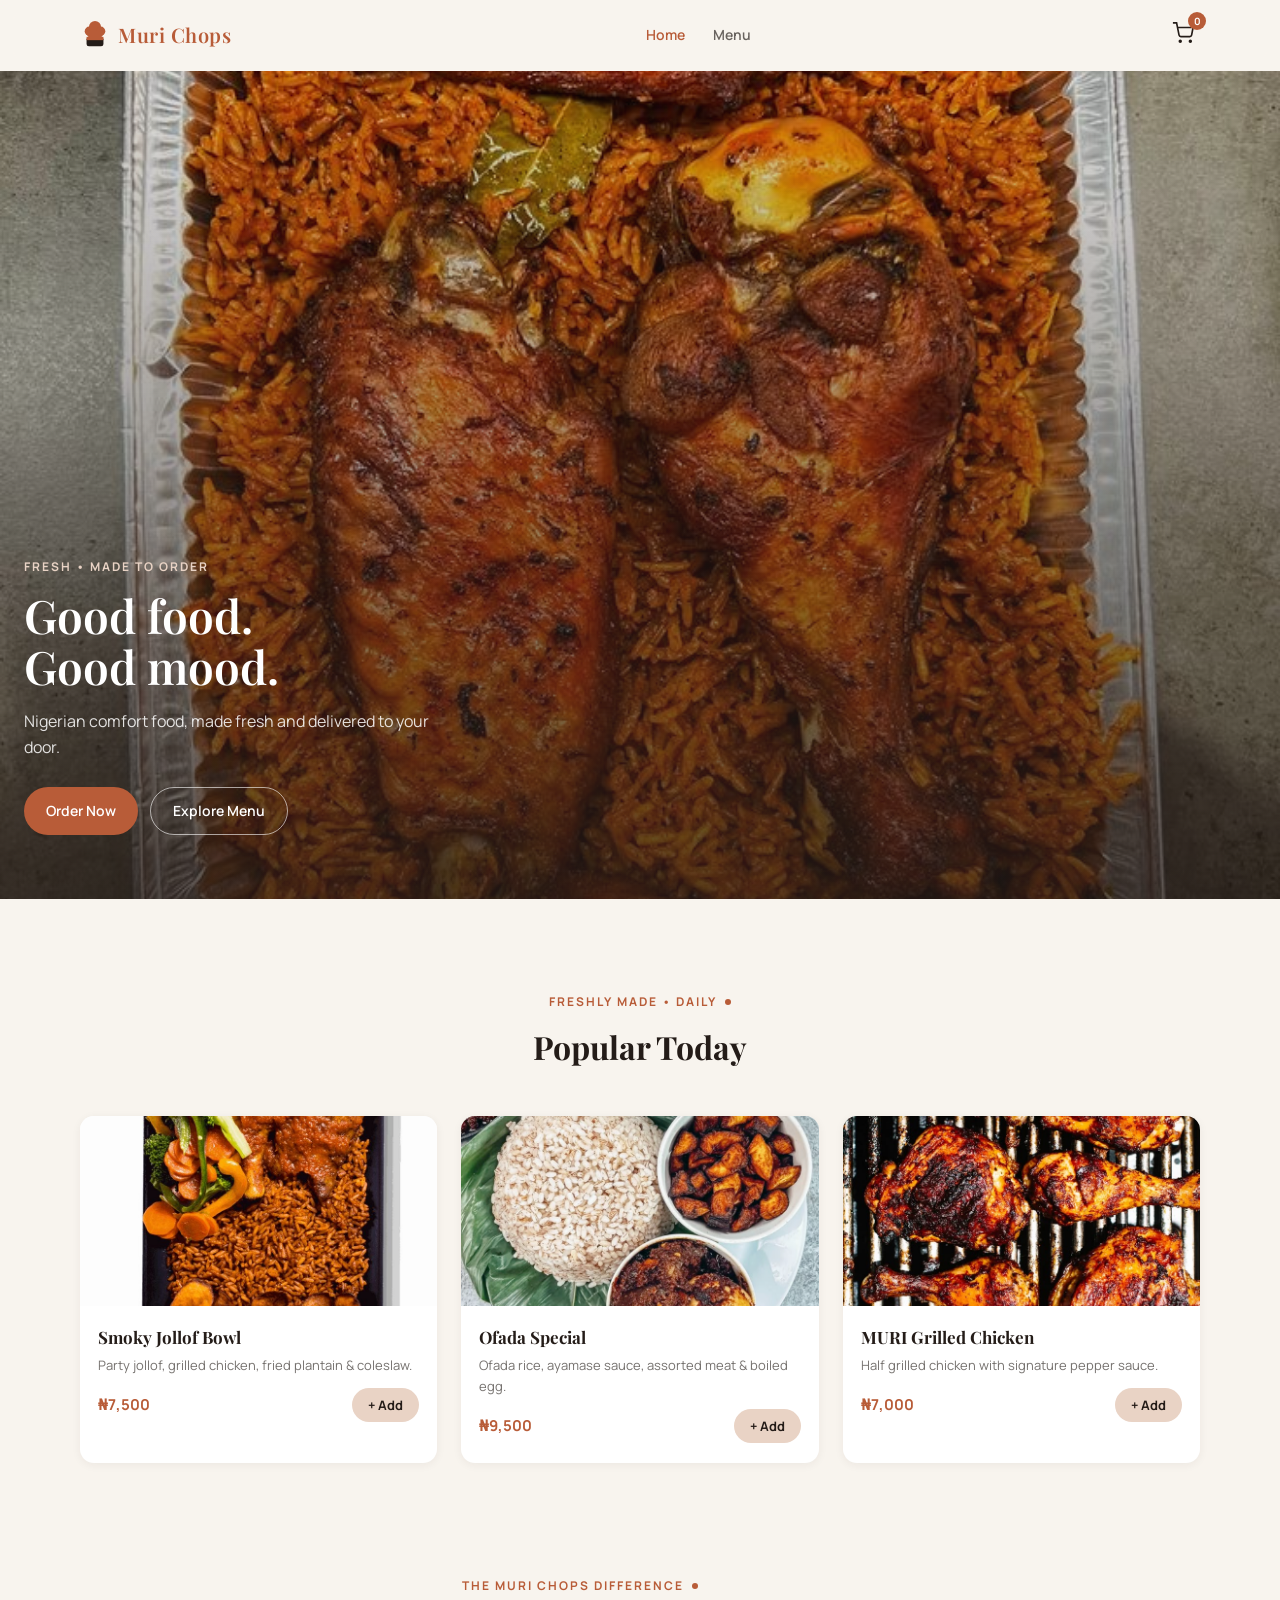
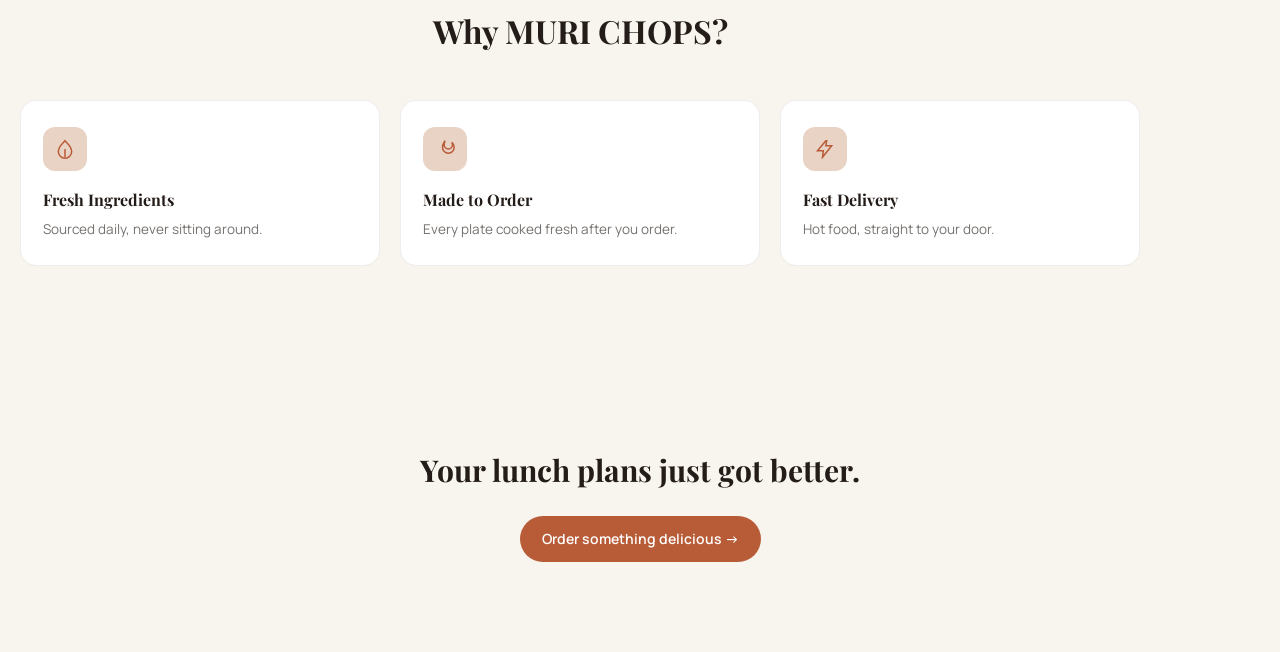
<file: index.html>
<!-- index.html -->
<!DOCTYPE html>
<html lang="en">
<head>
<meta charset="UTF-8">
<meta name="viewport" content="width=device-width, initial-scale=1.0">
<title>MURI CHOPS — Unlimited Flavors</title>
<link rel="preconnect" href="https://fonts.googleapis.com">
<link href="https://fonts.googleapis.com/css2?family=Playfair+Display:wght@500;600;700&family=Manrope:wght@400;500;600;700&display=swap" rel="stylesheet">
<link rel="stylesheet" href="css/style.css">
</head>
<body>

  <!-- Sticky Navbar -->
  <header class="navbar" id="navbar">
    <div class="nav-container">
      <a href="index.html" class="logo">
  <svg class="logo-icon" width="30" height="30" viewBox="0 0 64 64" fill="none" xmlns="http://www.w3.org/2000/svg">
    <circle cx="20" cy="24" r="10" fill="#B85C38"/>
    <circle cx="32" cy="15" r="13" fill="#B85C38"/>
    <circle cx="44" cy="24" r="10" fill="#B85C38"/>
    <rect x="16" y="22" width="32" height="14" rx="3" fill="#B85C38"/>
    <rect x="14" y="36" width="36" height="20" rx="5" fill="#241C18"/>
    <rect x="14" y="36" width="36" height="7" fill="#B85C38"/>
  </svg>
  <span class="logo-text">Muri <em>Chops</em></span>
</a>


      <nav class="nav-links">
        <a href="index.html" class="active">Home</a>
        <a href="menu.html">Menu</a>
      </nav>

      <button class="cart-btn" id="cartBtn" aria-label="Open cart">
        <svg width="22" height="22" viewBox="0 0 24 24" fill="none" stroke="currentColor" stroke-width="1.8">
          <circle cx="9" cy="21" r="1"></circle>
          <circle cx="20" cy="21" r="1"></circle>
          <path d="M1 1h4l2.7 13.4a2 2 0 0 0 2 1.6h9.7a2 2 0 0 0 2-1.6L23 6H6"></path>
        </svg>
        <span class="cart-count" id="cartCount">0</span>
      </button>
    </div>
  </header>

  <!-- Hero -->
  <section class="hero">
    <div class="hero-media">
      <img src="images/hero-jollof.jpg" alt="Smoky jollof and grilled chicken" class="hero-img" id="heroImg">
      <div class="hero-overlay"></div>
    </div>

    <div class="hero-content">
      <p class="eyebrow reveal-up" data-delay="0">FRESH • MADE TO ORDER</p>
      <h1 class="hero-title">
        <span class="line reveal-up" data-delay="100">Good food.</span>
        <span class="line reveal-up" data-delay="220">Good mood.</span>
      </h1>
      <p class="hero-desc reveal-up" data-delay="360">
        Nigerian comfort food, made fresh and delivered to your door.
      </p>
      <div class="hero-actions reveal-up" data-delay="480">
        <a href="menu.html" class="btn btn-primary">Order Now</a>
        <a href="menu.html" class="btn btn-ghost">Explore Menu</a>
      </div>
    </div>
  </section>

  <!-- Popular Today -->
  <section class="section" id="popular">
    <div class="section-head reveal-up">
      <p class="eyebrow">FRESHLY MADE • DAILY <span class="dot"></span></p>
      <h2>Popular Today</h2>
    </div>

    <div class="card-grid" id="popularGrid">
      <!-- populated by script.js from products.js -->
    </div>
  </section>

  <!-- Why MURI CHOPS -->
  <section class="section why-section">
  <div class="section-head reveal-up">
    <p class="eyebrow">THE MURI CHOPS DIFFERENCE <span class="dot"></span></p>
    <h2>Why MURI CHOPS?</h2>
  </div>
  <div class="why-grid">
    <div class="why-card reveal-up" data-delay="0">
      <div class="why-icon">
        <svg width="20" height="20" viewBox="0 0 24 24" fill="none" stroke="currentColor" stroke-width="1.8">
          <path d="M12 2c-3 4-8 7-8 13a8 8 0 0 0 16 0c0-6-5-9-8-13z"></path>
          <path d="M12 22V12"></path>
        </svg>
      </div>
      <h3>Fresh Ingredients</h3>
      <p>Sourced daily, never sitting around.</p>
    </div>
    <div class="why-card reveal-up" data-delay="100">
      <div class="why-icon">
        <svg width="20" height="20" viewBox="0 0 24 24" fill="none" stroke="currentColor" stroke-width="1.8">
          <path d="M12 2s-1 3-1 5a5 5 0 0 0 10 0c0-1-.3-2-.8-3 1.3 1 2.8 3 2.8 6a7 7 0 0 1-14 0c0-4 2-6 3-8z"></path>
        </svg>
      </div>
      <h3>Made to Order</h3>
      <p>Every plate cooked fresh after you order.</p>
    </div>
    <div class="why-card reveal-up" data-delay="200">
      <div class="why-icon">
        <svg width="20" height="20" viewBox="0 0 24 24" fill="none" stroke="currentColor" stroke-width="1.8">
          <path d="M13 2 3 14h7l-1 8 11-14h-7l1-6z"></path>
        </svg>
      </div>
      <h3>Fast Delivery</h3>
      <p>Hot food, straight to your door.</p>
    </div>
  </div>
</section>


  <!-- Promo -->
  <section class="promo reveal-up">
    <h2>Your lunch plans just got better.</h2>
    <a href="menu.html" class="btn btn-primary">Order something delicious →</a>
  </section>

  <!-- Cart Drawer -->
  <div class="cart-overlay" id="cartOverlay"></div>
  <aside class="cart-drawer" id="cartDrawer">
    <div class="cart-header">
      <h3>Your Order</h3>
      <button id="closeCart" aria-label="Close cart">✕</button>
    </div>
    <div class="cart-items" id="cartItems">
      <!-- populated by script.js -->
    </div>
    <div class="cart-footer" id="cartFooter">
      <!-- populated by script.js -->
    </div>
  </aside>

  <div class="toast" id="toast"></div>

  <script src="js/products.js"></script>
  <script src="js/script.js"></script>
</body>
</html>
</file>
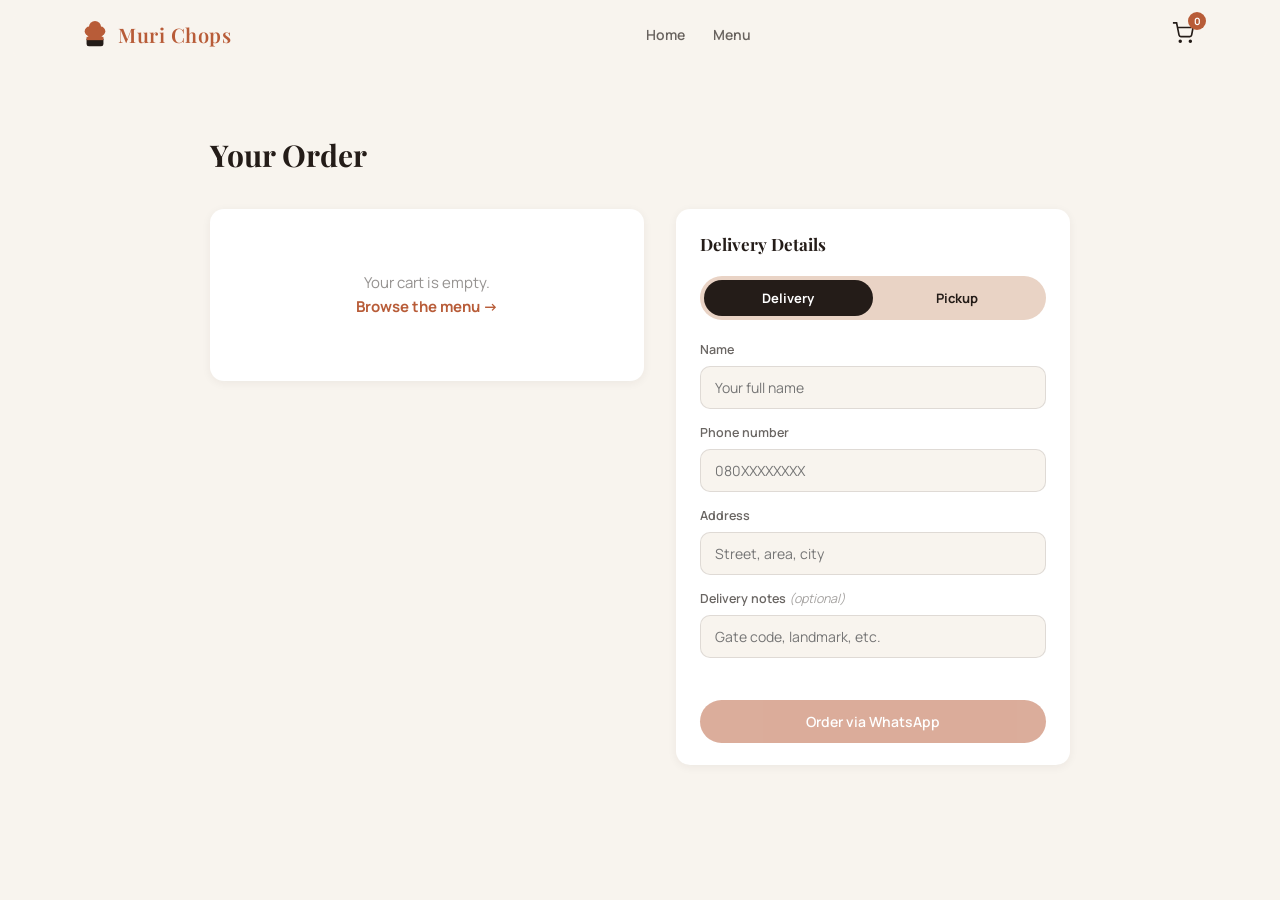
<file: cart.html>
<!-- cart.html -->
<!DOCTYPE html>
<html lang="en">
<head>
<meta charset="UTF-8">
<meta name="viewport" content="width=device-width, initial-scale=1.0">
<title>Your Order — MURI CHOPS</title>
<link rel="preconnect" href="https://fonts.googleapis.com">
<link href="https://fonts.googleapis.com/css2?family=Playfair+Display:wght@500;600;700&family=Manrope:wght@400;500;600;700&display=swap" rel="stylesheet">
<link rel="stylesheet" href="css/style.css">
</head>
<body>

  <header class="navbar" id="navbar">
    <div class="nav-container">
      <a href="index.html" class="logo">
  <svg class="logo-icon" width="30" height="30" viewBox="0 0 64 64" fill="none" xmlns="http://www.w3.org/2000/svg">
    <circle cx="20" cy="24" r="10" fill="#B85C38" />
    <circle cx="32" cy="15" r="13" fill="#B85C38" />
    <circle cx="44" cy="24" r="10" fill="#B85C38" />
    <rect x="16" y="22" width="32" height="14" rx="3" fill="#B85C38" />
    <rect x="14" y="36" width="36" height="20" rx="5" fill="#241C18" />
    <rect x="14" y="36" width="36" height="7" fill="#B85C38" />
  </svg>
  <span class="logo-text">Muri <em>Chops</em></span>
</a>
      <nav class="nav-links">
        <a href="index.html">Home</a>
        <a href="menu.html">Menu</a>
      </nav>
      <button class="cart-btn" id="cartBtn" aria-label="Open cart">
        <svg width="22" height="22" viewBox="0 0 24 24" fill="none" stroke="currentColor" stroke-width="1.8">
          <circle cx="9" cy="21" r="1"></circle>
          <circle cx="20" cy="21" r="1"></circle>
          <path d="M1 1h4l2.7 13.4a2 2 0 0 0 2 1.6h9.7a2 2 0 0 0 2-1.6L23 6H6"></path>
        </svg>
        <span class="cart-count" id="cartCount">0</span>
      </button>
    </div>
  </header>

  <section class="checkout-page">
    <h1 class="reveal-up in-view">Your Order</h1>

    <div class="checkout-layout">
      <!-- Order summary -->
      <div class="order-summary" id="orderSummary">
        <!-- populated by cart.js -->
      </div>

      <!-- Delivery details -->
      <div class="delivery-form">
        <h3>Delivery Details</h3>

        <div class="toggle-group" id="fulfillmentToggle">
          <button class="toggle-btn active" data-mode="delivery">Delivery</button>
          <button class="toggle-btn" data-mode="pickup">Pickup</button>
        </div>

        <div id="deliveryFields">
          <label class="field">
            <span>Name</span>
            <input type="text" id="custName" placeholder="Your full name">
          </label>
          <label class="field">
            <span>Phone number</span>
            <input type="tel" id="custPhone" placeholder="080XXXXXXXX">
          </label>
          <label class="field" id="addressField">
            <span>Address</span>
            <input type="text" id="custAddress" placeholder="Street, area, city">
          </label>
          <label class="field">
            <span>Delivery notes <em>(optional)</em></span>
            <input type="text" id="custNotes" placeholder="Gate code, landmark, etc.">
          </label>
        </div>

        <p class="form-error" id="formError"></p>

        <button class="btn btn-primary checkout-btn" id="whatsappCheckoutBtn" style="width:100%;justify-content:center;">
          Order via WhatsApp
        </button>
      </div>
    </div>
  </section>

  <div class="cart-overlay" id="cartOverlay"></div>
  <aside class="cart-drawer" id="cartDrawer">
    <div class="cart-header">
      <h3>Your Order</h3>
      <button id="closeCart" aria-label="Close cart">✕</button>
    </div>
    <div class="cart-items" id="cartItems"></div>
    <div class="cart-footer" id="cartFooter"></div>
  </aside>

  <div class="toast" id="toast"></div>

  <script src="js/products.js"></script>
  <script src="js/script.js"></script>
  <script src="js/cart.js"></script>
</body>
</html>
</file>
<file: css/style.css>
/* style.css */
:root {
  --bg: #F8F4EE;
  --dark: #241C18;
  --accent: #B85C38;
  --soft: #E9D3C5;
  --text: #2B2521;
  --white: #FFFFFF;
  --radius: 14px;
  --ease: cubic-bezier(.25,.8,.25,1);
}

* { margin: 0; padding: 0; box-sizing: border-box; }

body {
  background: var(--bg);
  color: var(--text);
  font-family: 'Manrope', sans-serif;
  font-size: 15px;
  line-height: 1.6;
  -webkit-font-smoothing: antialiased;
}

h1, h2, h3 { font-family: 'Playfair Display', serif; color: var(--dark); }

a { text-decoration: none; color: inherit; }
button { font-family: inherit; border: none; background: none; cursor: pointer; }
img { display: block; max-width: 100%; }

.btn {
  display: inline-flex;
  align-items: center;
  gap: 6px;
  padding: 12px 22px;
  border-radius: 999px;
  font-weight: 600;
  font-size: 14px;
  transition: transform .25s var(--ease), background .25s var(--ease), box-shadow .25s var(--ease);
}
.btn:active { transform: scale(.97); }
.btn-primary { background: var(--accent); color: var(--white); }
.btn-primary:hover { box-shadow: 0 6px 18px rgba(184,92,56,.35); transform: translateY(-2px); }
.btn-ghost { background: transparent; color: var(--dark); border: 1.5px solid var(--dark); }
.btn-ghost:hover { background: var(--dark); color: var(--white); }

/* Navbar */
.navbar {
  position: sticky; top: 0; z-index: 100;
  background: rgba(248,244,238,.85);
  backdrop-filter: blur(10px);
  border-bottom: 1px solid transparent;
  transition: border-color .3s var(--ease), box-shadow .3s var(--ease);
}
.navbar.scrolled { border-color: rgba(43,37,33,.08); box-shadow: 0 2px 12px rgba(0,0,0,.04); }
.nav-container {
  max-width: 1160px; margin: 0 auto;
  display: flex; align-items: center; justify-content: space-between;
  padding: 16px 20px;
}
.logo { font-family: 'Playfair Display', serif; font-size: 20px; font-weight: 600; color: var(--dark); letter-spacing: .5px; }
.logo span { color: var(--accent); }
.nav-links { display: flex; gap: 28px; font-size: 14px; font-weight: 600; }
.nav-links a { opacity: .7; transition: opacity .2s; }
.nav-links a.active, .nav-links a:hover { opacity: 1; color: var(--accent); }
.cart-btn { position: relative; color: var(--dark); padding: 6px; }
.cart-count {
  position: absolute; top: -4px; right: -6px;
  background: var(--accent); color: var(--white);
  font-size: 10px; font-weight: 700;
  width: 18px; height: 18px; border-radius: 50%;
  display: flex; align-items: center; justify-content: center;
  transition: transform .3s var(--ease);
}
.cart-count.pop { animation: pop .35s var(--ease); }
@keyframes pop { 0%{transform:scale(1)} 50%{transform:scale(1.35)} 100%{transform:scale(1)} }

/* Hero */
.hero {
  position: relative;
  height: 92vh; min-height: 560px;
  display: flex; align-items: flex-end;
  overflow: hidden;
}
.hero-media { position: absolute; inset: 0; }
.hero-img {
  width: 100%; height: 100%; object-fit: cover;
  transform: scale(1.04);
  animation: heroZoomOut 1.1s var(--ease) forwards;
}
@keyframes heroZoomOut { to { transform: scale(1); } }
.hero-overlay {
  position: absolute; inset: 0;
  background: linear-gradient(180deg, rgba(36,28,24,.15) 0%, rgba(36,28,24,.75) 100%);
  opacity: 0;
  animation: fadeIn .9s var(--ease) forwards;
  animation-delay: .1s;
}
@keyframes fadeIn { to { opacity: 1; } }

.hero-content { position: relative; z-index: 2; padding: 0 24px 64px; max-width: 640px; }
.hero-content .eyebrow { color: var(--soft); font-size: 12px; font-weight: 700; letter-spacing: 2px; margin-bottom: 14px; }
.hero-title { color: var(--white); font-size: 46px; line-height: 1.1; font-weight: 600; overflow: hidden; }
.hero-title .line { display: block; overflow: hidden; }
.hero-desc { color: rgba(255,255,255,.85); font-size: 16px; margin: 18px 0 26px; max-width: 420px; }
.hero-actions { display: flex; gap: 12px; flex-wrap: wrap; }
.hero-actions .btn-ghost { border-color: rgba(255,255,255,.6); color: var(--white); }
.hero-actions .btn-ghost:hover { background: var(--white); color: var(--dark); }

/* Reveal animation (JS toggles .in-view) */
.reveal-up { opacity: 0; transform: translateY(30px); transition: opacity .7s var(--ease), transform .7s var(--ease); }
.reveal-up.in-view { opacity: 1; transform: translateY(0); }
.hero-title .line { opacity: 0; transform: translateY(100%); }
.hero-title .line.in-view { animation: slideUp .7s var(--ease) forwards; }
@keyframes slideUp { to { opacity: 1; transform: translateY(0); } }

/* Sections */
.section { max-width: 1160px; margin: 0 auto; padding: 90px 20px; }
.section-head { text-align: center; margin-bottom: 44px; }
.eyebrow { font-size: 12px; font-weight: 700; letter-spacing: 2px; color: var(--accent); display: inline-flex; align-items: center; gap: 8px; }
.dot { width: 6px; height: 6px; border-radius: 50%; background: var(--accent); animation: pulse 1.8s ease-in-out infinite; }
@keyframes pulse { 0%,100%{opacity:1} 50%{opacity:.3} }
.section-head h2 { font-size: 32px; margin-top: 8px; }

/* Cards */
.card-grid { display: grid; grid-template-columns: repeat(3, 1fr); gap: 24px; }
.food-card {
  background: var(--white);
  border-radius: var(--radius);
  overflow: hidden;
  box-shadow: 0 2px 10px rgba(43,37,33,.06);
  transition: transform .35s var(--ease), box-shadow .35s var(--ease);
  opacity: 0; transform: translateY(24px);
}
.food-card.in-view { opacity: 1; transform: translateY(0); }
.food-card:hover { transform: translateY(-6px); box-shadow: 0 16px 30px rgba(43,37,33,.12); }
.food-card-img { height: 190px; overflow: hidden; }
.food-card-img img { width: 100%; height: 100%; object-fit: cover; transition: transform .5s var(--ease); }
.food-card:hover .food-card-img img { transform: scale(1.06); }
.food-card-body { padding: 18px 18px 20px; }
.food-card-body h3 { font-size: 17px; margin-bottom: 4px; }
.food-card-body .desc { font-size: 13px; color: rgba(43,37,33,.65); margin-bottom: 12px; }
.food-card-footer { display: flex; align-items: center; justify-content: space-between; }
.price { font-weight: 700; color: var(--accent); font-size: 15px; }
.add-btn {
  background: var(--soft); color: var(--dark);
  padding: 8px 16px; border-radius: 999px; font-weight: 700; font-size: 13px;
  transition: background .25s, transform .25s var(--ease), color .25s;
}
.add-btn:hover { background: var(--accent); color: var(--white); }
.add-btn.added { background: var(--dark); color: var(--white); }
.add-btn:active { transform: scale(.95); }

/* Why section */
.why-section { background: var(--soft); border-radius: 28px; margin: 0 20px; max-width: 1120px; }
.why-grid { display: grid; grid-template-columns: repeat(3,1fr); gap: 30px; }
.why-item { opacity: 0; transform: translateY(24px); transition: opacity .6s var(--ease), transform .6s var(--ease); }
.why-item.in-view { opacity: 1; transform: translateY(0); }
.why-num { font-family: 'Playfair Display', serif; font-size: 30px; color: var(--accent); }
.why-item h3 { font-size: 18px; margin: 8px 0 6px; }
.why-item p { font-size: 13.5px; color: rgba(43,37,33,.7); }

/* Promo */
.promo {
  text-align: center; padding: 90px 20px;
  transition: opacity .7s var(--ease), transform .7s var(--ease);
  opacity: 0; transform: translateY(24px);
}
.promo.in-view { opacity: 1; transform: translateY(0); }
.promo h2 { font-size: 30px; margin-bottom: 22px; }

/* Cart Drawer */
.cart-overlay {
  position: fixed; inset: 0; background: rgba(36,28,24,.45);
  opacity: 0; pointer-events: none; z-index: 200; transition: opacity .3s var(--ease);
}
.cart-overlay.open { opacity: 1; pointer-events: all; }
.cart-drawer {
  position: fixed; top: 0; right: 0; height: 100%; width: 380px; max-width: 90vw;
  background: var(--bg); z-index: 201;
  transform: translateX(100%); transition: transform .4s var(--ease);
  display: flex; flex-direction: column;
}
.cart-drawer.open { transform: translateX(0); }
.cart-header { display: flex; justify-content: space-between; align-items: center; padding: 22px 22px 14px; border-bottom: 1px solid rgba(43,37,33,.08); }
.cart-header h3 { font-size: 20px; }
.cart-items { flex: 1; overflow-y: auto; padding: 16px 22px; }
.cart-footer { padding: 18px 22px 26px; border-top: 1px solid rgba(43,37,33,.08); }

.cart-line { display: flex; justify-content: space-between; align-items: center; padding: 12px 0; border-bottom: 1px solid rgba(43,37,33,.06); }
.cart-line-name { font-size: 14px; font-weight: 600; }
.qty-controls { display: flex; align-items: center; gap: 10px; margin-top: 6px; }
.qty-controls button { width: 22px; height: 22px; border-radius: 50%; background: var(--soft); font-weight: 700; }
.empty-cart { text-align: center; padding: 60px 10px; color: rgba(43,37,33,.5); font-size: 14px; }

/* Toast */
.toast {
  position: fixed; bottom: 24px; left: 50%; transform: translate(-50%, 20px);
  background: var(--dark); color: var(--white); padding: 12px 22px; border-radius: 999px;
  font-size: 13px; font-weight: 600; opacity: 0; pointer-events: none; z-index: 300;
  transition: opacity .3s var(--ease), transform .3s var(--ease);
}
.toast.show { opacity: 1; transform: translate(-50%, 0); }

/* Responsive */
@media (max-width: 900px) {
  .card-grid, .why-grid { grid-template-columns: repeat(2, 1fr); }
}
@media (max-width: 600px) {
  .hero-title { font-size: 30px; }
  .card-grid { grid-template-columns: repeat(2, 1fr); gap: 12px; }
  .why-grid { grid-template-columns: 1fr; }
  .why-section { border-radius: 20px; margin: 0 12px; }
  .section { padding: 50px 14px; }

  .food-card-img { height: 130px; }
  .food-card-body { padding: 12px 12px 14px; }
  .food-card-body h3 { font-size: 14px; }
  .food-card-body .desc { font-size: 11.5px; -webkit-line-clamp: 2; display: -webkit-box; -webkit-box-orient: vertical; overflow: hidden; }
  .price { font-size: 13px; }
  .add-btn { padding: 6px 12px; font-size: 12px; }
}

/* --- add to style.css --- */

/* Menu hero + search */
.menu-hero { max-width: 700px; margin: 0 auto; text-align: center; padding: 70px 20px 24px; }
.menu-hero h1 { font-size: 32px; margin-bottom: 24px; }
.search-bar {
  display: flex; align-items: center; gap: 10px;
  background: var(--white); border-radius: 999px; padding: 12px 20px;
  box-shadow: 0 2px 10px rgba(43,37,33,.06);
  max-width: 420px; margin: 0 auto; color: rgba(43,37,33,.5);
}
.search-bar input { border: none; outline: none; background: none; flex: 1; font-size: 14px; color: var(--text); }

/* Category pills */
.category-bar {
  display: flex; gap: 10px; justify-content: center; flex-wrap: wrap;
  padding: 10px 20px 30px; position: sticky; top: 65px; z-index: 50; background: var(--bg);
}
.cat-pill {
  padding: 9px 18px; border-radius: 999px; font-size: 13px; font-weight: 600;
  background: var(--white); color: var(--text); border: 1.5px solid transparent;
  transition: all .25s var(--ease);
}
.cat-pill:hover { border-color: var(--accent); }
.cat-pill.active { background: var(--dark); color: var(--white); }

/* Grid transition state for filtering */
.card-grid.filtering .food-card { opacity: 0; transform: translateY(14px); transition: opacity .25s var(--ease), transform .25s var(--ease); }

/* Product modal */
.modal-overlay {
  position: fixed; inset: 0; background: rgba(36,28,24,.5); z-index: 300;
  opacity: 0; pointer-events: none; transition: opacity .3s var(--ease);
  display: flex; align-items: center; justify-content: center; padding: 20px;
}
.modal-overlay.open { opacity: 1; pointer-events: all; }
.product-modal {
  background: var(--bg); border-radius: 22px; max-width: 440px; width: 100%;
  max-height: 88vh; overflow-y: auto; position: relative;
  transform: translateY(30px) scale(.97); opacity: 0; transition: all .35s var(--ease);
}
.modal-overlay.open .product-modal { transform: translateY(0) scale(1); opacity: 1; }
.modal-close {
  position: absolute; top: 14px; right: 14px; z-index: 2;
  width: 32px; height: 32px; border-radius: 50%; background: rgba(255,255,255,.9);
  font-size: 14px; display: flex; align-items: center; justify-content: center;
}
.modal-img { height: 220px; }
.modal-img img { width: 100%; height: 100%; object-fit: cover; border-radius: 22px 22px 0 0; }
.modal-body { padding: 22px 24px 26px; }
.modal-body h2 { font-size: 22px; margin-bottom: 8px; }
.modal-body .price { color: var(--accent); font-weight: 700; font-size: 16px; margin-top: 6px; }
.extras-block { margin-top: 20px; }
.extras-block h4 { font-size: 13px; text-transform: uppercase; letter-spacing: .5px; color: rgba(43,37,33,.55); margin-bottom: 10px; }
.extra-item { display: flex; align-items: center; justify-content: space-between; padding: 9px 0; border-bottom: 1px solid rgba(43,37,33,.06); font-size: 14px; }
.extra-item label { display: flex; align-items: center; gap: 10px; }
.qty-row { display: flex; align-items: center; justify-content: space-between; margin: 22px 0; font-size: 14px; font-weight: 600; }
.qty-row .qty-controls button { width: 30px; height: 30px; font-size: 16px; }

/* --- add to style.css --- */
.cart-line-extras { font-size: 12px; color: rgba(43,37,33,.55); margin-top: 2px; }


/* --- add to style.css --- */

.checkout-page { max-width: 900px; margin: 0 auto; padding: 60px 20px 100px; }
.checkout-page h1 { font-size: 30px; margin-bottom: 30px; }

.checkout-layout { display: grid; grid-template-columns: 1.1fr 1fr; gap: 32px; align-items: start; }

.order-summary, .delivery-form {
  background: var(--white); border-radius: var(--radius);
  padding: 22px 24px; box-shadow: 0 2px 10px rgba(43,37,33,.06);
}
.delivery-form h3 { font-size: 17px; margin-bottom: 18px; }

.toggle-group { display: flex; background: var(--soft); border-radius: 999px; padding: 4px; margin-bottom: 20px; }
.toggle-btn { flex: 1; padding: 9px 0; border-radius: 999px; font-size: 13px; font-weight: 700; color: var(--dark); transition: all .25s var(--ease); }
.toggle-btn.active { background: var(--dark); color: var(--white); }

.field { display: block; margin-bottom: 14px; }
.field span { display: block; font-size: 12.5px; font-weight: 600; margin-bottom: 6px; color: rgba(43,37,33,.7); }
.field em { font-weight: 400; opacity: .6; }
.field input {
  width: 100%; padding: 11px 14px; border-radius: 10px; border: 1.5px solid rgba(43,37,33,.12);
  font-family: inherit; font-size: 14px; background: var(--bg); transition: border-color .2s;
}
.field input:focus { outline: none; border-color: var(--accent); }

.form-error { color: #B3261E; font-size: 12.5px; min-height: 16px; margin: 4px 0 12px; }

.summary-empty { text-align: center; padding: 40px 10px; color: rgba(43,37,33,.5); }
.summary-empty a { color: var(--accent); font-weight: 700; }

@media (max-width: 760px) {
  .checkout-layout { grid-template-columns: 1fr; }
}

/* Delete button on cart lines */
.cart-line { align-items: flex-start; }
.cart-line-right { display: flex; flex-direction: column; align-items: flex-end; gap: 8px; }
.delete-line-btn { font-size: 13px; opacity: .5; transition: opacity .2s, transform .2s; }
.delete-line-btn:hover { opacity: 1; transform: scale(1.1); }

/* Extras quantity steppers in product modal */
.qty-controls.small button { width: 20px; height: 20px; font-size: 12px; }
.qty-controls.small span { min-width: 14px; text-align: center; font-size: 13px; }
.extra-item { align-items: center; }
.extra-info { display: flex; flex-direction: column; }
.extra-name { font-weight: 600; }
.extra-price { font-size: 11.5px; color: rgba(43,37,33,.5); }

.checkout-btn:disabled { opacity: .5; pointer-events: none; }

/* Logo icon */
.logo { display: flex; align-items: center; gap: 8px; }
.logo-icon { flex-shrink: 0; }
.logo-text em { font-style: normal; color: var(--accent); }

/* Why MURI CHOPS — redesigned cards */
.why-section { background: none; border-radius: 0; margin: 0; max-width: 1160px; padding-top: 20px; }
.why-grid { display: grid; grid-template-columns: repeat(3, 1fr); gap: 20px; }
.why-card {
  background: var(--white); border: 1px solid rgba(43,37,33,.08); border-radius: 16px;
  padding: 26px 22px; opacity: 0; transform: translateY(24px);
  transition: opacity .6s var(--ease), transform .6s var(--ease), box-shadow .3s var(--ease), border-color .3s var(--ease);
}
.why-card.in-view { opacity: 1; transform: translateY(0); }
.why-card:hover { box-shadow: 0 14px 30px rgba(43,37,33,.08); border-color: transparent; }
.why-icon {
  width: 44px; height: 44px; border-radius: 12px; background: var(--soft);
  display: flex; align-items: center; justify-content: center; color: var(--accent);
  margin-bottom: 16px;
}
.why-card h3 { font-size: 16px; margin-bottom: 6px; }
.why-card p { font-size: 13.5px; color: rgba(43,37,33,.65); line-height: 1.5; }

@media (max-width: 900px) { .why-grid { grid-template-columns: 1fr; } }
</file>
